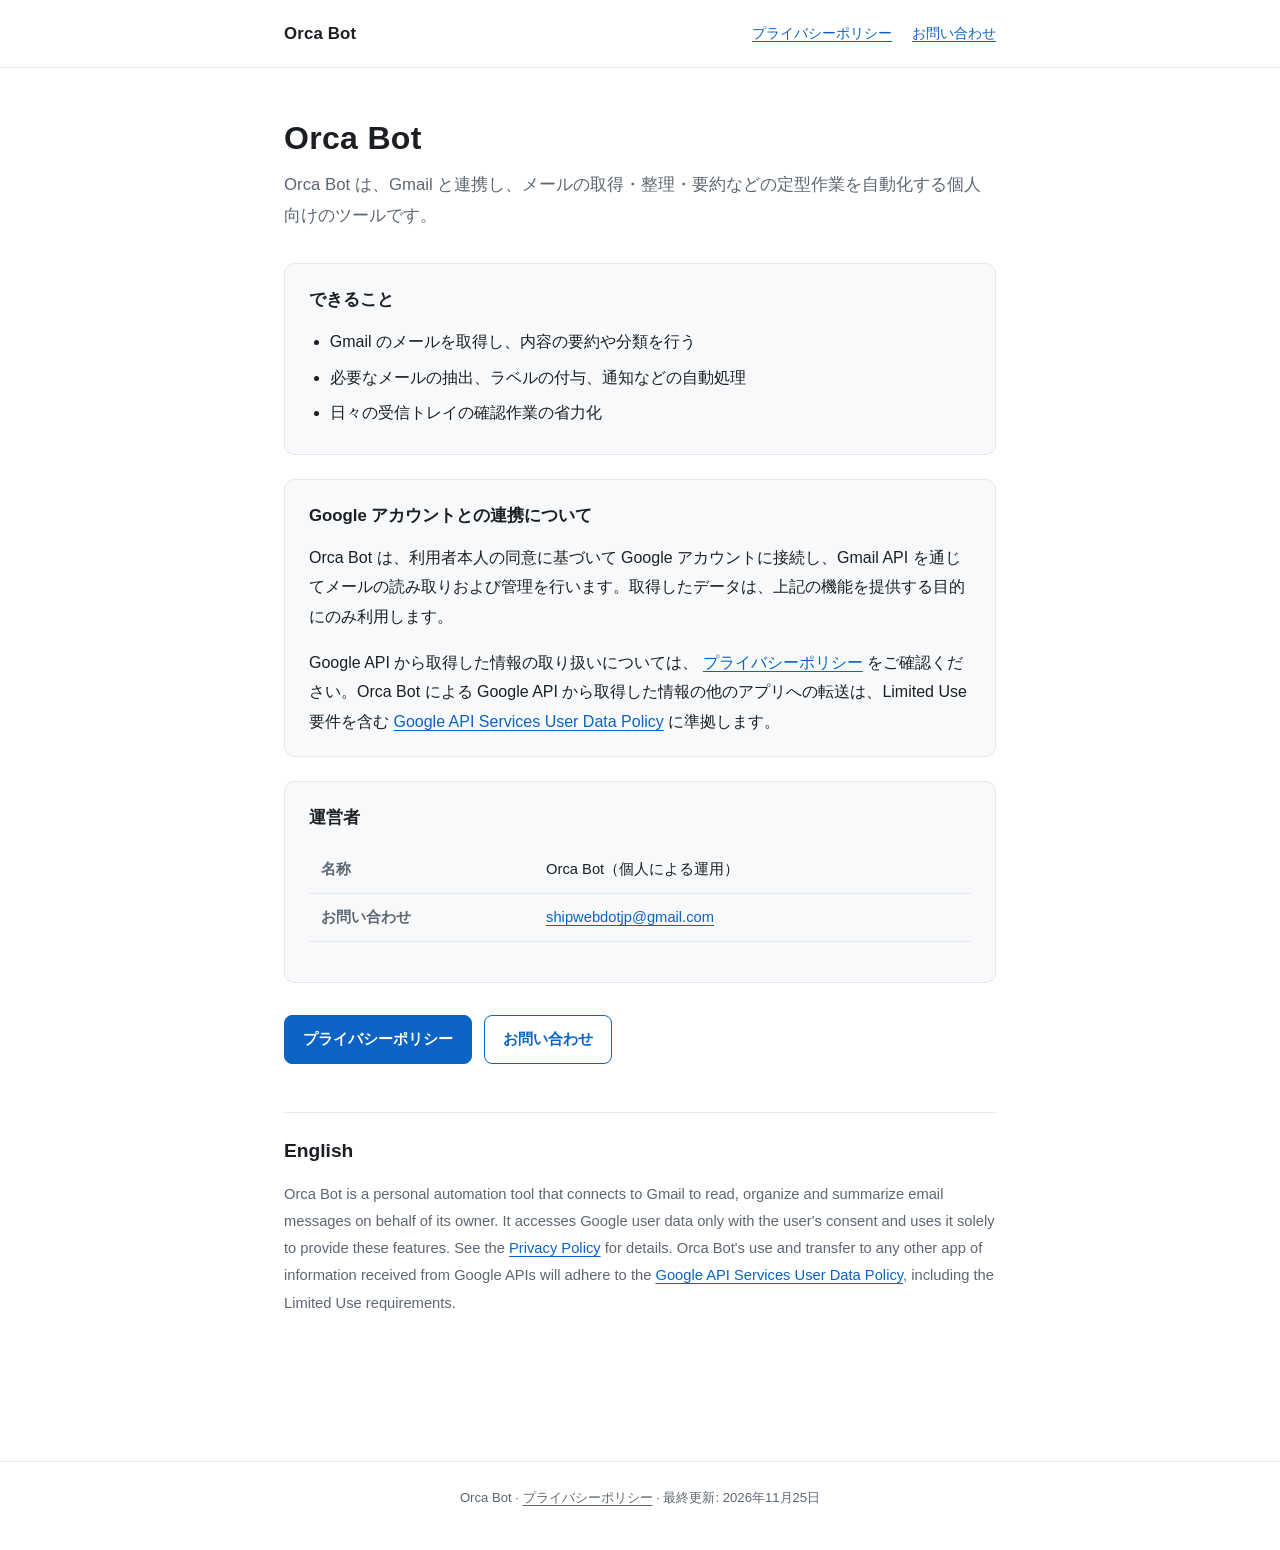
<file: index.html>
<!doctype html>
<html lang="ja">
  <head>
    <meta charset="utf-8" />
    <meta name="viewport" content="width=device-width, initial-scale=1" />
    <title>Orca Bot</title>
    <meta
      name="description"
      content="Orca Bot は、Gmail と連携してメールの整理・要約などの定型作業を自動化する個人向けツールです。"
    />
    <link rel="stylesheet" href="./style.css" />
  </head>
  <body>
    <header class="site-header">
      <div class="inner">
        <a class="brand" href="./">Orca Bot</a>
        <nav>
          <a href="./privacy/">プライバシーポリシー</a>
          <a href="mailto:shipwebdotjp@gmail.com">お問い合わせ</a>
        </nav>
      </div>
    </header>

    <main class="wrap">
      <h1>Orca Bot</h1>
      <p class="lead">
        Orca Bot は、Gmail と連携し、メールの取得・整理・要約などの定型作業を自動化する個人向けのツールです。
      </p>

      <div class="card">
        <h2>できること</h2>
        <ul>
          <li>Gmail のメールを取得し、内容の要約や分類を行う</li>
          <li>必要なメールの抽出、ラベルの付与、通知などの自動処理</li>
          <li>日々の受信トレイの確認作業の省力化</li>
        </ul>
      </div>

      <div class="card">
        <h2>Google アカウントとの連携について</h2>
        <p>
          Orca Bot は、利用者本人の同意に基づいて Google アカウントに接続し、Gmail API
          を通じてメールの読み取りおよび管理を行います。取得したデータは、上記の機能を提供する目的にのみ利用します。
        </p>
        <p>
          Google API から取得した情報の取り扱いについては、
          <a href="./privacy/">プライバシーポリシー</a> をご確認ください。Orca Bot による Google
          API から取得した情報の他のアプリへの転送は、Limited Use 要件を含む
          <a
            href="https://developers.google.com/terms/api-services-user-data-policy"
            target="_blank"
            rel="noopener"
            >Google API Services User Data Policy</a
          >
          に準拠します。
        </p>
      </div>

      <div class="card">
        <h2>運営者</h2>
        <table>
          <tr>
            <th>名称</th>
            <td>Orca Bot（個人による運用）</td>
          </tr>
          <tr>
            <th>お問い合わせ</th>
            <td>
              <a href="mailto:shipwebdotjp@gmail.com">shipwebdotjp@gmail.com</a>
            </td>
          </tr>
        </table>
      </div>

      <div class="links">
        <a class="button primary" href="./privacy/">プライバシーポリシー</a>
        <a class="button" href="mailto:shipwebdotjp@gmail.com">お問い合わせ</a>
      </div>

      <h2>English</h2>
      <p class="en">
        Orca Bot is a personal automation tool that connects to Gmail to read, organize and
        summarize email messages on behalf of its owner. It accesses Google user data only with
        the user's consent and uses it solely to provide these features. See the
        <a href="./privacy/">Privacy Policy</a> for details. Orca Bot's use and transfer to any
        other app of information received from Google APIs will adhere to the
        <a
          href="https://developers.google.com/terms/api-services-user-data-policy"
          target="_blank"
          rel="noopener"
          >Google API Services User Data Policy</a
        >, including the Limited Use requirements.
      </p>
    </main>

    <footer>
      <p>Orca Bot · <a href="./privacy/">プライバシーポリシー</a> · 最終更新: 2026年11月25日</p>
    </footer>
  </body>
</html>
</file>
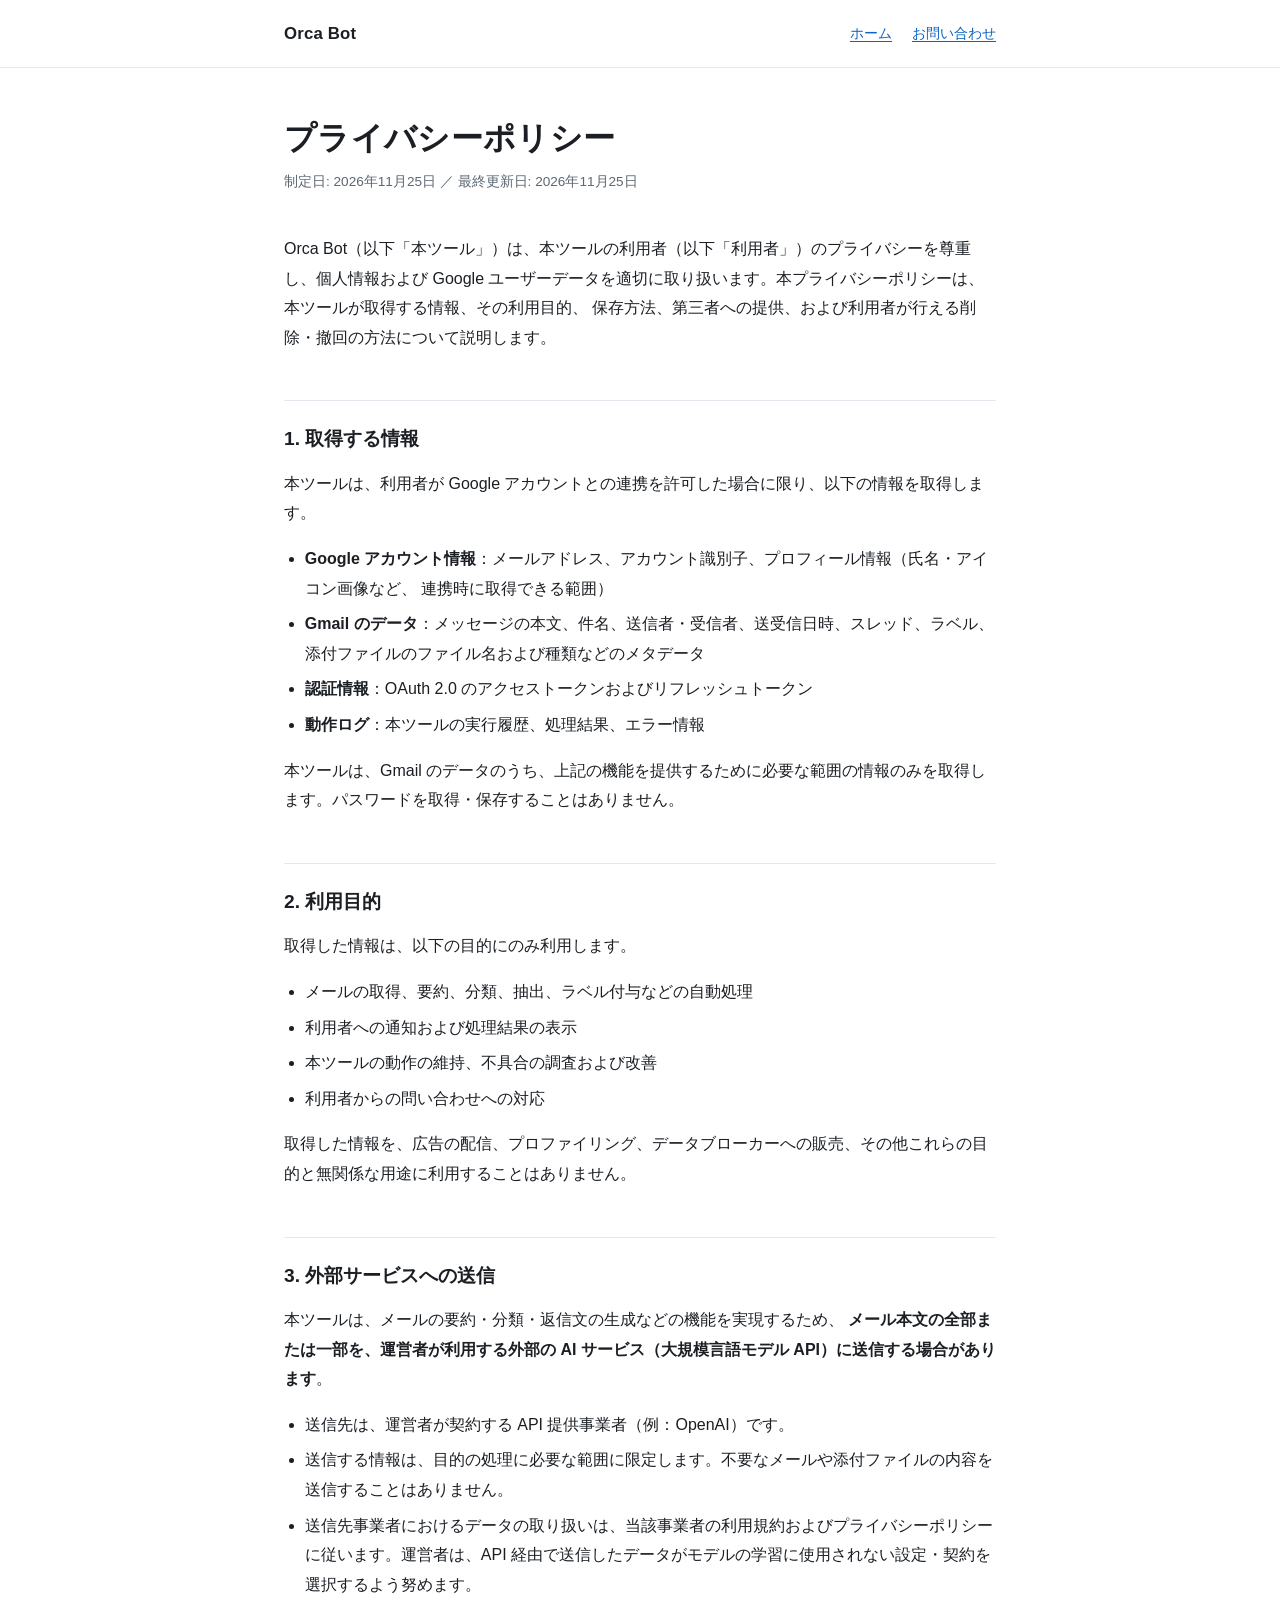
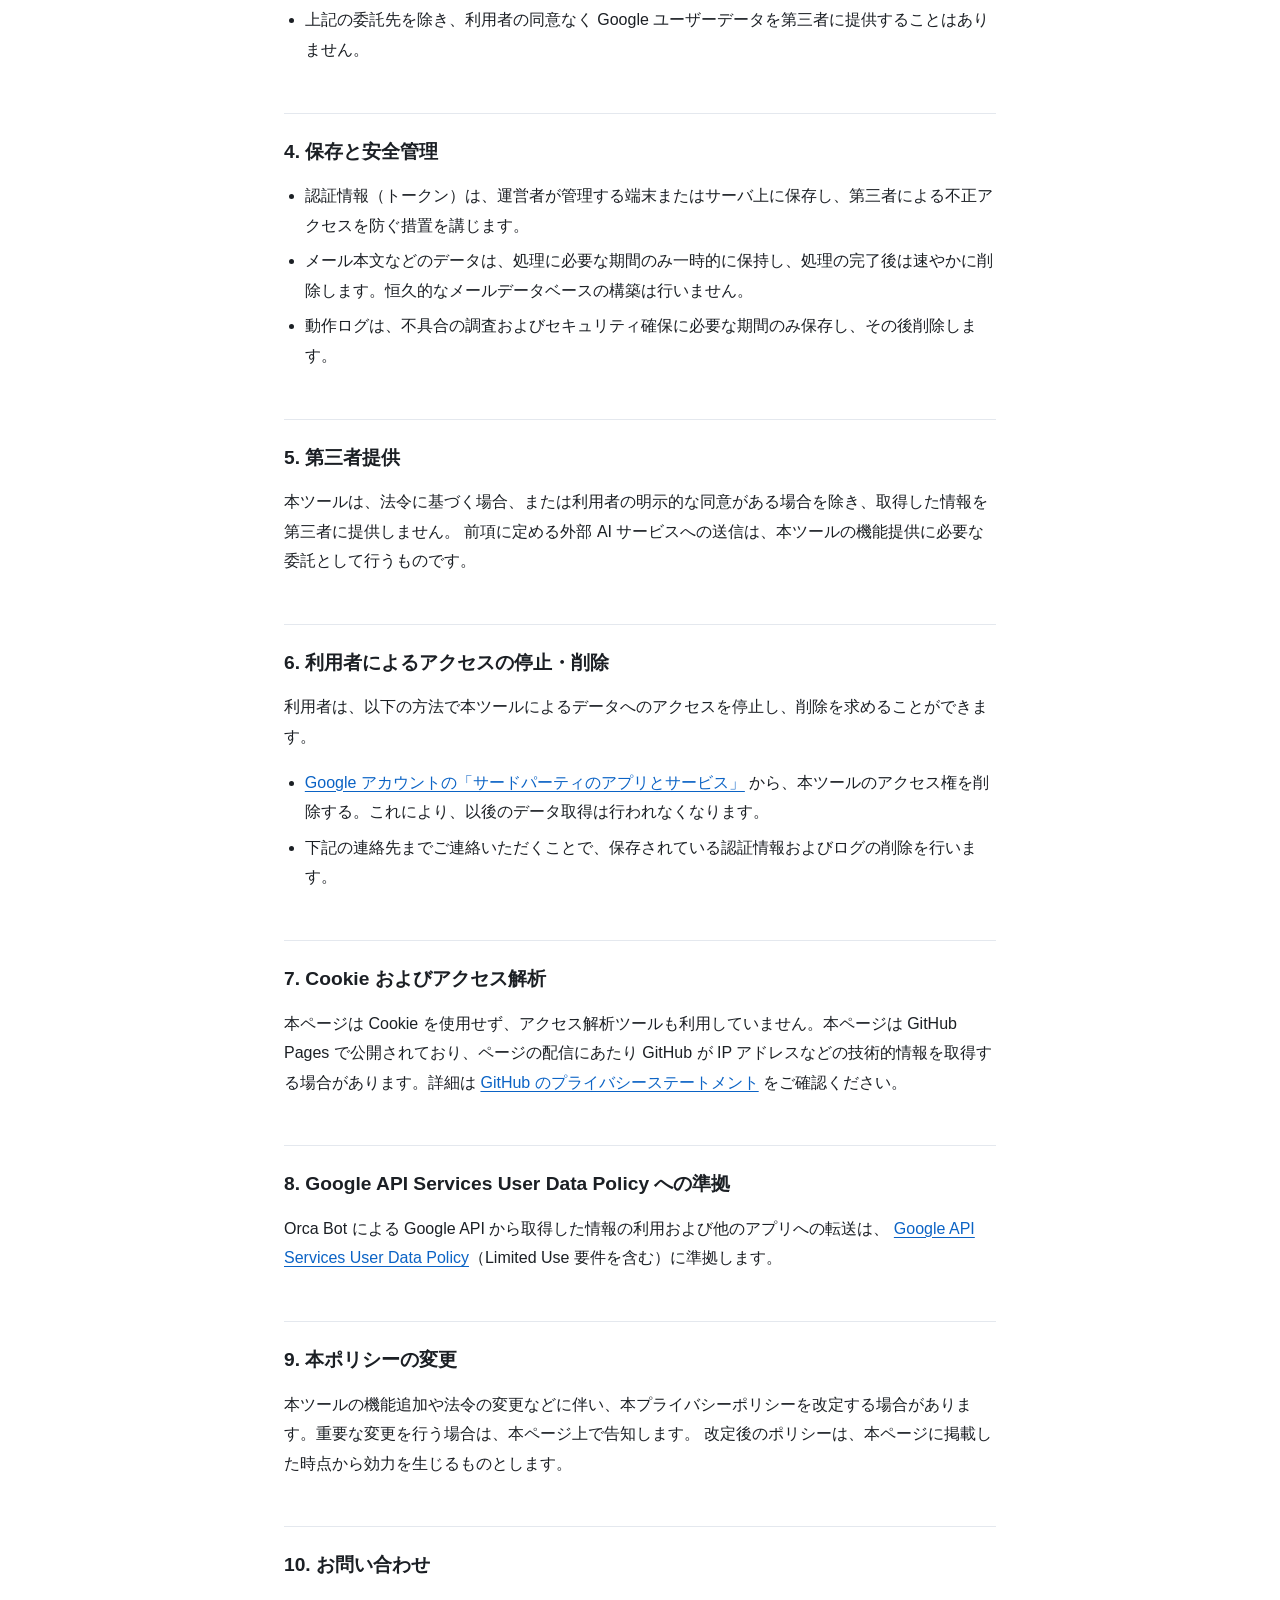
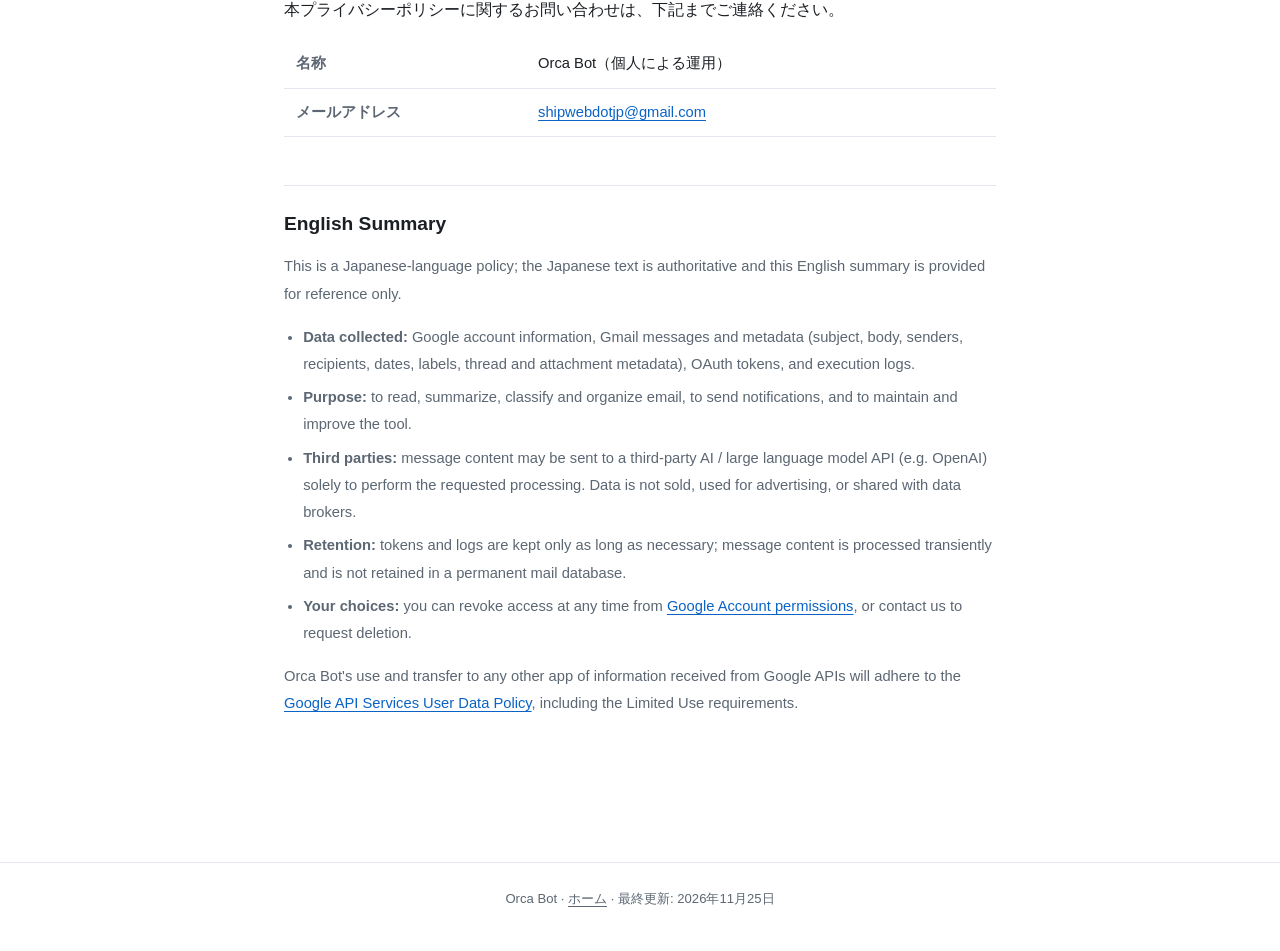
<file: privacy/index.html>
<!doctype html>
<html lang="ja">
  <head>
    <meta charset="utf-8" />
    <meta name="viewport" content="width=device-width, initial-scale=1" />
    <title>プライバシーポリシー | Orca Bot</title>
    <meta
      name="description"
      content="Orca Bot のプライバシーポリシーです。Gmail を含む Google ユーザーデータの取得・利用・保存・削除について説明します。"
    />
    <link rel="stylesheet" href="../style.css" />
  </head>
  <body>
    <header class="site-header">
      <div class="inner">
        <a class="brand" href="../">Orca Bot</a>
        <nav>
          <a href="../">ホーム</a>
          <a href="mailto:shipwebdotjp@gmail.com">お問い合わせ</a>
        </nav>
      </div>
    </header>

    <main class="wrap">
      <h1>プライバシーポリシー</h1>
      <p class="meta">制定日: 2026年11月25日 ／ 最終更新日: 2026年11月25日</p>

      <p>
        Orca Bot（以下「本ツール」）は、本ツールの利用者（以下「利用者」）のプライバシーを尊重し、個人情報および
        Google ユーザーデータを適切に取り扱います。本プライバシーポリシーは、本ツールが取得する情報、その利用目的、
        保存方法、第三者への提供、および利用者が行える削除・撤回の方法について説明します。
      </p>

      <h2>1. 取得する情報</h2>
      <p>本ツールは、利用者が Google アカウントとの連携を許可した場合に限り、以下の情報を取得します。</p>
      <ul>
        <li>
          <strong>Google アカウント情報</strong>：メールアドレス、アカウント識別子、プロフィール情報（氏名・アイコン画像など、
          連携時に取得できる範囲）
        </li>
        <li>
          <strong>Gmail のデータ</strong>：メッセージの本文、件名、送信者・受信者、送受信日時、スレッド、ラベル、
          添付ファイルのファイル名および種類などのメタデータ
        </li>
        <li>
          <strong>認証情報</strong>：OAuth 2.0 のアクセストークンおよびリフレッシュトークン
        </li>
        <li>
          <strong>動作ログ</strong>：本ツールの実行履歴、処理結果、エラー情報
        </li>
      </ul>
      <p>
        本ツールは、Gmail のデータのうち、上記の機能を提供するために必要な範囲の情報のみを取得します。パスワードを取得・保存することはありません。
      </p>

      <h2>2. 利用目的</h2>
      <p>取得した情報は、以下の目的にのみ利用します。</p>
      <ul>
        <li>メールの取得、要約、分類、抽出、ラベル付与などの自動処理</li>
        <li>利用者への通知および処理結果の表示</li>
        <li>本ツールの動作の維持、不具合の調査および改善</li>
        <li>利用者からの問い合わせへの対応</li>
      </ul>
      <p>
        取得した情報を、広告の配信、プロファイリング、データブローカーへの販売、その他これらの目的と無関係な用途に利用することはありません。
      </p>

      <h2>3. 外部サービスへの送信</h2>
      <p>
        本ツールは、メールの要約・分類・返信文の生成などの機能を実現するため、
        <strong>メール本文の全部または一部を、運営者が利用する外部の AI サービス（大規模言語モデル API）に送信する場合があります</strong>。
      </p>
      <ul>
        <li>送信先は、運営者が契約する API 提供事業者（例：OpenAI）です。</li>
        <li>
          送信する情報は、目的の処理に必要な範囲に限定します。不要なメールや添付ファイルの内容を送信することはありません。
        </li>
        <li>
          送信先事業者におけるデータの取り扱いは、当該事業者の利用規約およびプライバシーポリシーに従います。運営者は、API
          経由で送信したデータがモデルの学習に使用されない設定・契約を選択するよう努めます。
        </li>
        <li>上記の委託先を除き、利用者の同意なく Google ユーザーデータを第三者に提供することはありません。</li>
      </ul>

      <h2>4. 保存と安全管理</h2>
      <ul>
        <li>
          認証情報（トークン）は、運営者が管理する端末またはサーバ上に保存し、第三者による不正アクセスを防ぐ措置を講じます。
        </li>
        <li>
          メール本文などのデータは、処理に必要な期間のみ一時的に保持し、処理の完了後は速やかに削除します。恒久的なメールデータベースの構築は行いません。
        </li>
        <li>
          動作ログは、不具合の調査およびセキュリティ確保に必要な期間のみ保存し、その後削除します。
        </li>
      </ul>

      <h2>5. 第三者提供</h2>
      <p>
        本ツールは、法令に基づく場合、または利用者の明示的な同意がある場合を除き、取得した情報を第三者に提供しません。
        前項に定める外部 AI サービスへの送信は、本ツールの機能提供に必要な委託として行うものです。
      </p>

      <h2>6. 利用者によるアクセスの停止・削除</h2>
      <p>利用者は、以下の方法で本ツールによるデータへのアクセスを停止し、削除を求めることができます。</p>
      <ul>
        <li>
          <a href="https://myaccount.google.com/permissions" target="_blank" rel="noopener"
            >Google アカウントの「サードパーティのアプリとサービス」</a
          >
          から、本ツールのアクセス権を削除する。これにより、以後のデータ取得は行われなくなります。
        </li>
        <li>
          下記の連絡先までご連絡いただくことで、保存されている認証情報およびログの削除を行います。
        </li>
      </ul>

      <h2>7. Cookie およびアクセス解析</h2>
      <p>
        本ページは Cookie を使用せず、アクセス解析ツールも利用していません。本ページは GitHub Pages
        で公開されており、ページの配信にあたり GitHub が IP アドレスなどの技術的情報を取得する場合があります。詳細は
        <a href="https://docs.github.com/ja/site-policy/privacy-policies/github-general-privacy-statement" target="_blank" rel="noopener"
          >GitHub のプライバシーステートメント</a
        >
        をご確認ください。
      </p>

      <h2>8. Google API Services User Data Policy への準拠</h2>
      <p>
        Orca Bot による Google API から取得した情報の利用および他のアプリへの転送は、
        <a href="https://developers.google.com/terms/api-services-user-data-policy" target="_blank" rel="noopener"
          >Google API Services User Data Policy</a
        >（Limited Use 要件を含む）に準拠します。
      </p>

      <h2>9. 本ポリシーの変更</h2>
      <p>
        本ツールの機能追加や法令の変更などに伴い、本プライバシーポリシーを改定する場合があります。重要な変更を行う場合は、本ページ上で告知します。
        改定後のポリシーは、本ページに掲載した時点から効力を生じるものとします。
      </p>

      <h2>10. お問い合わせ</h2>
      <p>本プライバシーポリシーに関するお問い合わせは、下記までご連絡ください。</p>
      <table>
        <tr>
          <th>名称</th>
          <td>Orca Bot（個人による運用）</td>
        </tr>
        <tr>
          <th>メールアドレス</th>
          <td><a href="mailto:shipwebdotjp@gmail.com">shipwebdotjp@gmail.com</a></td>
        </tr>
      </table>

      <h2>English Summary</h2>
      <p class="en">
        This is a Japanese-language policy; the Japanese text is authoritative and this English
        summary is provided for reference only.
      </p>
      <ul class="en">
        <li>
          <strong>Data collected:</strong> Google account information, Gmail messages and metadata
          (subject, body, senders, recipients, dates, labels, thread and attachment metadata), OAuth
          tokens, and execution logs.
        </li>
        <li>
          <strong>Purpose:</strong> to read, summarize, classify and organize email, to send
          notifications, and to maintain and improve the tool.
        </li>
        <li>
          <strong>Third parties:</strong> message content may be sent to a third-party AI / large
          language model API (e.g. OpenAI) solely to perform the requested processing. Data is not
          sold, used for advertising, or shared with data brokers.
        </li>
        <li>
          <strong>Retention:</strong> tokens and logs are kept only as long as necessary; message
          content is processed transiently and is not retained in a permanent mail database.
        </li>
        <li>
          <strong>Your choices:</strong> you can revoke access at any time from
          <a href="https://myaccount.google.com/permissions" target="_blank" rel="noopener"
            >Google Account permissions</a
          >, or contact us to request deletion.
        </li>
      </ul>
      <p class="en">
        Orca Bot's use and transfer to any other app of information received from Google APIs will
        adhere to the
        <a href="https://developers.google.com/terms/api-services-user-data-policy" target="_blank" rel="noopener"
          >Google API Services User Data Policy</a
        >, including the Limited Use requirements.
      </p>
    </main>

    <footer>
      <p>Orca Bot · <a href="../">ホーム</a> · 最終更新: 2026年11月25日</p>
    </footer>
  </body>
</html>
</file>
<file: style.css>
:root {
  --bg: #ffffff;
  --fg: #1b1f24;
  --muted: #5c6773;
  --line: #e4e8ee;
  --accent: #0b63c5;
  --accent-soft: #eef4fc;
  --card: #f7f9fb;
}

@media (prefers-color-scheme: dark) {
  :root {
    --bg: #14171a;
    --fg: #e8eaed;
    --muted: #9aa4b0;
    --line: #2b3036;
    --accent: #6aa9f0;
    --accent-soft: #1b2530;
    --card: #1a1e22;
  }
}

* {
  box-sizing: border-box;
}

html {
  -webkit-text-size-adjust: 100%;
}

body {
  margin: 0;
  background: var(--bg);
  color: var(--fg);
  font-family: -apple-system, BlinkMacSystemFont, "Hiragino Sans", "Hiragino Kaku Gothic ProN",
    "Noto Sans JP", "Yu Gothic", Meiryo, sans-serif;
  font-size: 16px;
  line-height: 1.85;
}

.wrap {
  max-width: 760px;
  margin: 0 auto;
  padding: 0 24px 64px;
}

.site-header {
  border-bottom: 1px solid var(--line);
  margin-bottom: 48px;
}

.site-header .inner {
  max-width: 760px;
  margin: 0 auto;
  padding: 18px 24px;
  display: flex;
  flex-wrap: wrap;
  align-items: center;
  justify-content: space-between;
  gap: 8px 24px;
}

.brand {
  font-weight: 700;
  font-size: 1.05rem;
  letter-spacing: 0.01em;
  color: var(--fg);
  text-decoration: none;
}

.site-header nav {
  display: flex;
  gap: 20px;
  font-size: 0.9rem;
}

a {
  color: var(--accent);
  text-underline-offset: 3px;
}

h1 {
  font-size: 2rem;
  line-height: 1.4;
  margin: 0 0 8px;
  letter-spacing: 0.01em;
}

h2 {
  font-size: 1.2rem;
  margin: 48px 0 12px;
  padding-top: 20px;
  border-top: 1px solid var(--line);
}

h1 + h2 {
  border-top: 0;
  padding-top: 0;
}

h3 {
  font-size: 1rem;
  margin: 28px 0 8px;
}

p {
  margin: 0 0 16px;
}

ul {
  margin: 0 0 16px;
  padding-left: 1.3em;
}

li {
  margin-bottom: 6px;
}

.lead {
  font-size: 1.05rem;
  color: var(--muted);
  margin-bottom: 32px;
}

.meta {
  font-size: 0.85rem;
  color: var(--muted);
  margin-bottom: 40px;
}

.card {
  background: var(--card);
  border: 1px solid var(--line);
  border-radius: 10px;
  padding: 20px 24px;
  margin: 0 0 24px;
}

.card h2 {
  margin-top: 0;
  padding-top: 0;
  border-top: 0;
  font-size: 1.05rem;
}

.card p:last-child,
.card ul:last-child {
  margin-bottom: 0;
}

.links {
  display: flex;
  flex-wrap: wrap;
  gap: 12px;
  margin: 32px 0 0;
}

.button {
  display: inline-block;
  padding: 10px 18px;
  border: 1px solid var(--accent);
  border-radius: 8px;
  color: var(--accent);
  text-decoration: none;
  font-size: 0.92rem;
  font-weight: 600;
}

.button.primary {
  background: var(--accent);
  color: #fff;
  border-color: var(--accent);
}

@media (prefers-color-scheme: dark) {
  .button.primary {
    color: #10141a;
  }
}

footer {
  border-top: 1px solid var(--line);
  margin-top: 64px;
  padding: 24px;
  text-align: center;
  font-size: 0.82rem;
  color: var(--muted);
}

footer a {
  color: var(--muted);
}

.en {
  font-size: 0.92rem;
  color: var(--muted);
}

table {
  width: 100%;
  border-collapse: collapse;
  font-size: 0.92rem;
  margin: 0 0 20px;
}

th,
td {
  text-align: left;
  padding: 10px 12px;
  border-bottom: 1px solid var(--line);
  vertical-align: top;
}

th {
  width: 34%;
  font-weight: 600;
  color: var(--muted);
}
</file>
